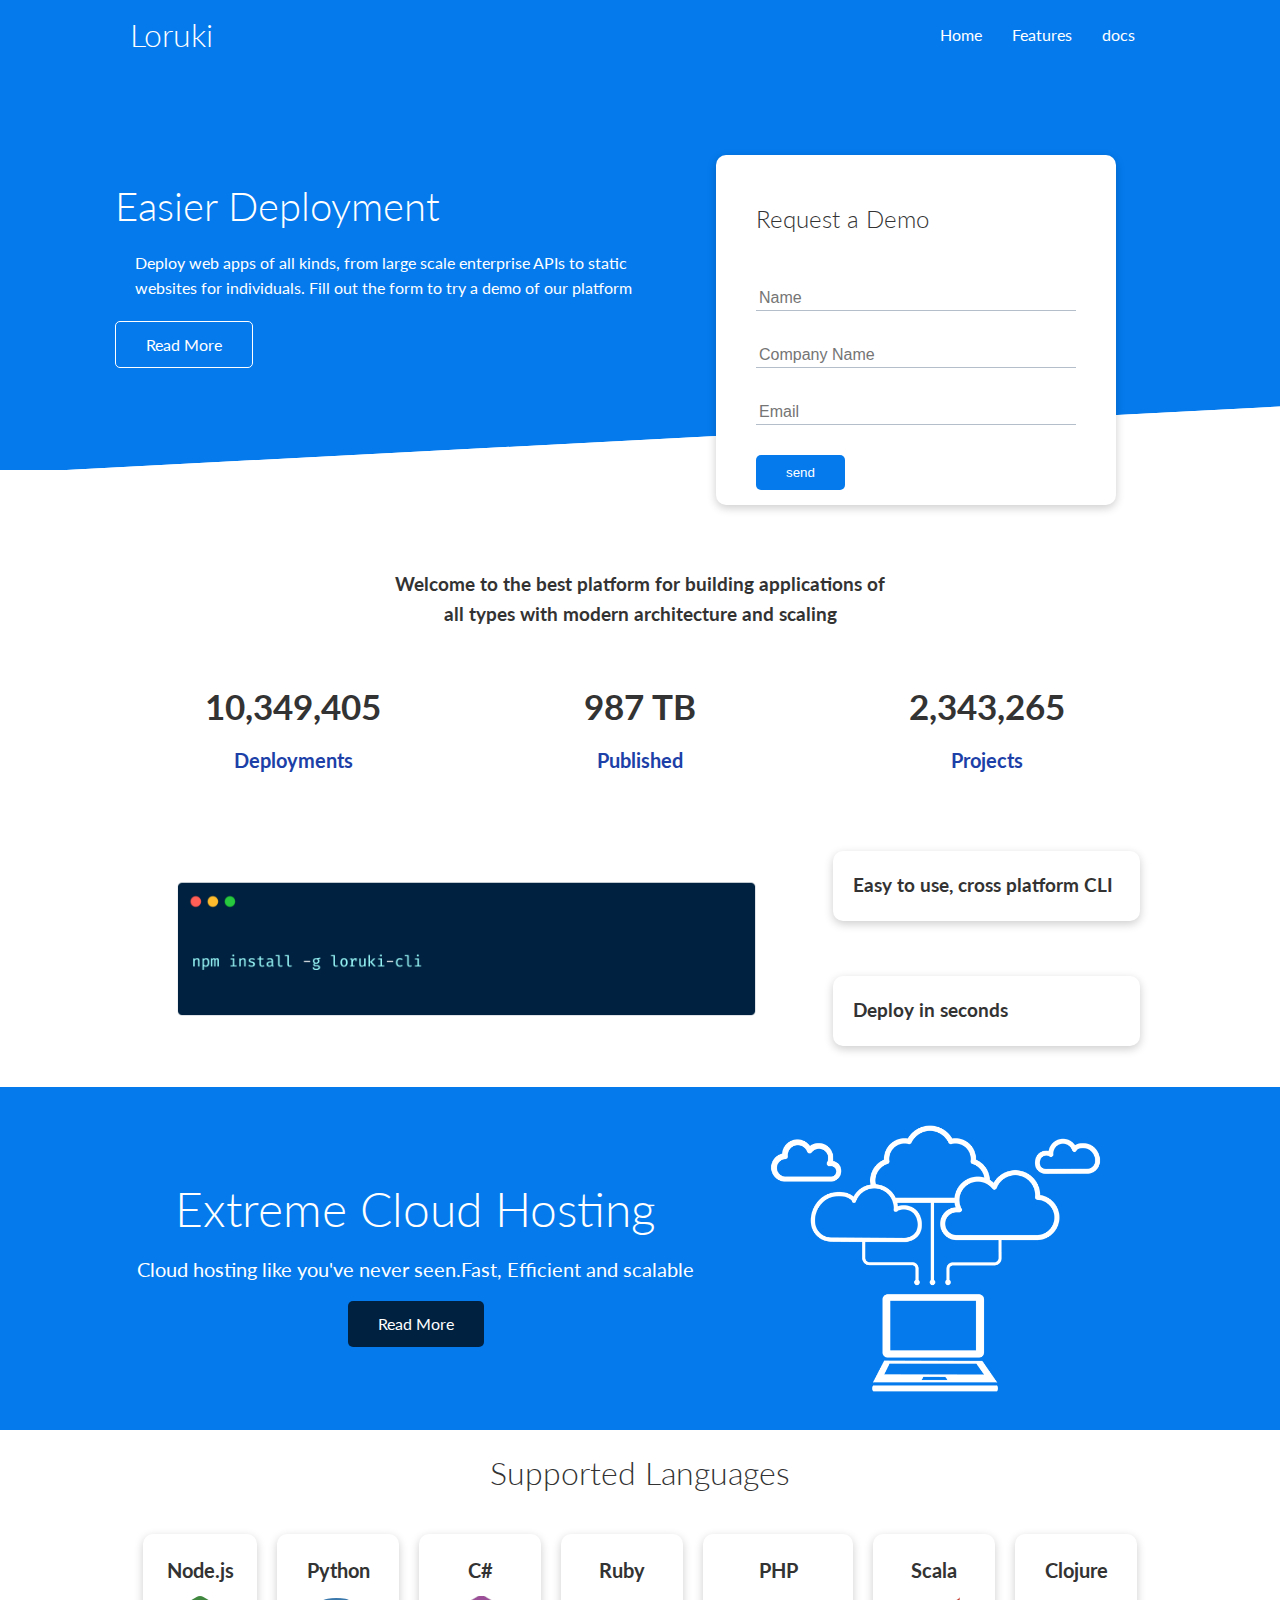
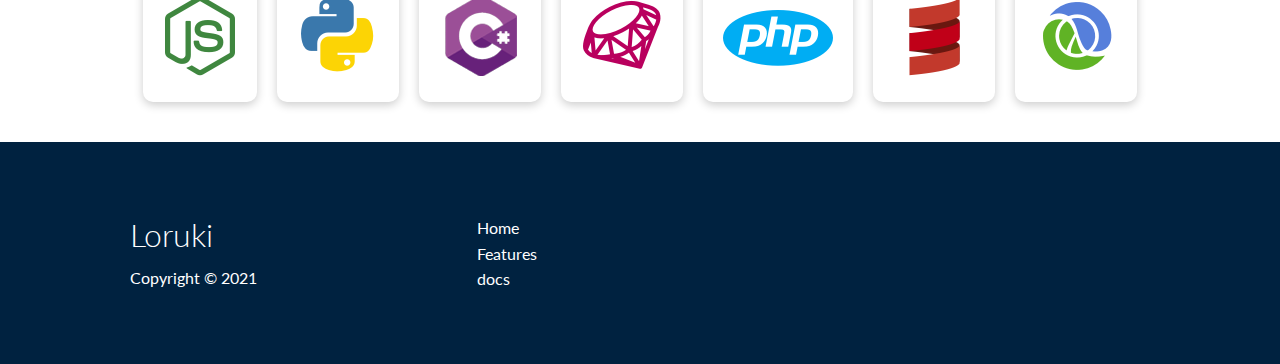
<file: index.html>
<!DOCTYPE html>
<html lang="en">
<head>
    <meta charset="UTF-8">
    <meta name="viewport" content="width=device-width, initial-scale=1.0">
    <link rel="stylesheet" href="https://cdnjs.cloudflare.com/ajax/libs/font-awesome/5.15.1/css/all.min.css" integrity="sha512-+4zCK9k+qNFUR5X+cKL9EIR+ZOhtIloNl9GIKS57V1MyNsYpYcUrUeQc9vNfzsWfV28IaLL3i96P9sdNyeRssA==" crossorigin="anonymous" />
    <link rel="stylesheet" href="css/utilities.css">
    <link rel="stylesheet" href="css/style.css">
    <title>Loruki | Cloud Hosting For Everyone</title>
</head>
<body>
<!-- navbar -->
    <div class="navbar">
        <div class="container flex">
            <h1 class="logo">Loruki</h1>
            <nav>
                <ul>
                    <li><a href="index.html">Home</a></li>
                    <li><a href="features.html">Features</a></li>
                    <li><a href="docs.html">docs</a></li>
                </ul>
            </nav>
        </div>
    </div>

    <!-- showcase -->
    <section class="showcase">
        <div class="container grid">
            <div class="showcase-text">
                <h1>Easier Deployment</h1>
                <p>Deploy web apps of all kinds, from large scale enterprise APIs to static websites for individuals. Fill out the form to try a demo of our platform</p>
                <a href="features.html" class="btn btn-outline">Read More</a>
            </div>
            <div class="showcase-form card">
                <h2>Request a Demo</h2>
                <form name="contact" method="POST" netlify-honeypot="bot-field" data-netlify="true">
                    <input type="hidden" name="form-name" value="contact">
                    <p class="hidden">
                        <label>Don’t fill this out if you’re human: <input name="bot-field" /></label>
                      </p>
                    <div class="form-control">
                        <input type="text" name="name" placeholder="Name" required>  
                    </div>
                    <div class="form-control">
                        <input type="text" name="company" placeholder="Company Name" required>  
                    </div>
                    <div class="form-control">
                        <input type="email" name="email" placeholder="Email" required>  
                    </div>
                    <input type="submit" value="send" class="btn btn-primary">
                </form>
            </div>
        </div>
    </section>

    <!-- Stats -->
    <section class="stats">
        <div class="container">
            <h3 class="stats-heading text-center my-1">
                Welcome to the best platform for building applications of all types with modern architecture and scaling
            </h3>
            <div class="grid grid-3 text-center my-4">
                <div >
                    <i class="fas fa-server fa-3x"></i>
                    <h3>10,349,405</h3>
                    <p class="text-secondary">Deployments</p>
                </div>
                <div >
                    <i class="fas fa-upload fa-3x"></i>
                    <h3>987 TB</h3>
                    <p class="text-secondary">Published</p>
                </div>
                <div >
                    <i class="fas fa-project-diagram fa-3x"></i>
                    <h3>2,343,265</h3>
                    <p class="text-secondary">Projects</p>
                </div>
            </div>   
        </div>
    </section>

    <!-- Cli -->

    <section class="cli">
        <div class="container grid">
            <img src="images/cli.png" alt="CLI image">
            <div class="card">
                <h3>Easy to use, cross platform CLI</h3>
            </div>
            <div class="card">
                <h3>Deploy in seconds</h3>
            </div>
        </div>
    </section>

    <!-- Cloud section  -->
    <section class="cloud bg-primary my-2 py-2">
        <div class="container grid">
            <div class="text-center">
                <h2 class="lg">Extreme Cloud Hosting</h2>
                <p class="lead my-1">Cloud hosting like you've never seen.Fast, Efficient and scalable</p>
                <a href="features.html" class="btn btn-dark">Read More</a>
            </div>
            <img src="images/cloud.png" alt="Cloud illustration">
        </div>
    </section>

    <!-- Languages -->
    <section class="languages">
        <h2 class="md text-center my-2">
            Supported Languages
        </h2>
        <div class="container flex">
            <div class="card">
                <h4>Node.js</h4>
                <img src="images/logos/node.png" alt="node photo">
            </div>
            <div class="card">
                <h4>Python</h4>
                <img src="images/logos/python.png" alt="node photo">
            </div>
            <div class="card">
                <h4>C#</h4>
                <img src="images/logos/csharp.png" alt="node photo">
            </div>
            <div class="card">
                <h4>Ruby</h4>
                <img src="images/logos/ruby.png" alt="node photo">
            </div>
            <div class="card">
                <h4>PHP</h4>
                <img src="images/logos/php.png" alt="node photo">
            </div>
            <div class="card">
                <h4>Scala</h4>
                <img src="images/logos/scala.png" alt="node photo">
            </div>
            <div class="card">
                <h4>Clojure</h4>
                <img src="images/logos/clojure.png" alt="node photo">
            </div>
        </div>
    </section>

    <!-- Footer -->
    <footer class="footer bg-dark py-5">
        <div class="container grid grid-3">
            <div>
                <h1>Loruki</h1>
            <p>Copyright &copy; 2021</p>
            </div>
            <nav>
                <ul>
                    <li><a href="index.html">Home</a></li>
                    <li><a href="features.html">Features</a></li>
                    <li><a href="docs.html">docs</a></li>
                </ul>
            </nav>
            <div class="social">
                <a href="#"><i class="fab fa-github fa-2x"></i></a>
                <a href="#"><i class="fab fa-facebook fa-2x"></i></a>
                <a href="#"><i class="fab fa-instagram fa-2x"></i></a>
                <a href="#"><i class="fab fa-twitter fa-2x"></i></a>
            </div>


        </div>
        

    </footer>

</body>    
</html>
</file>
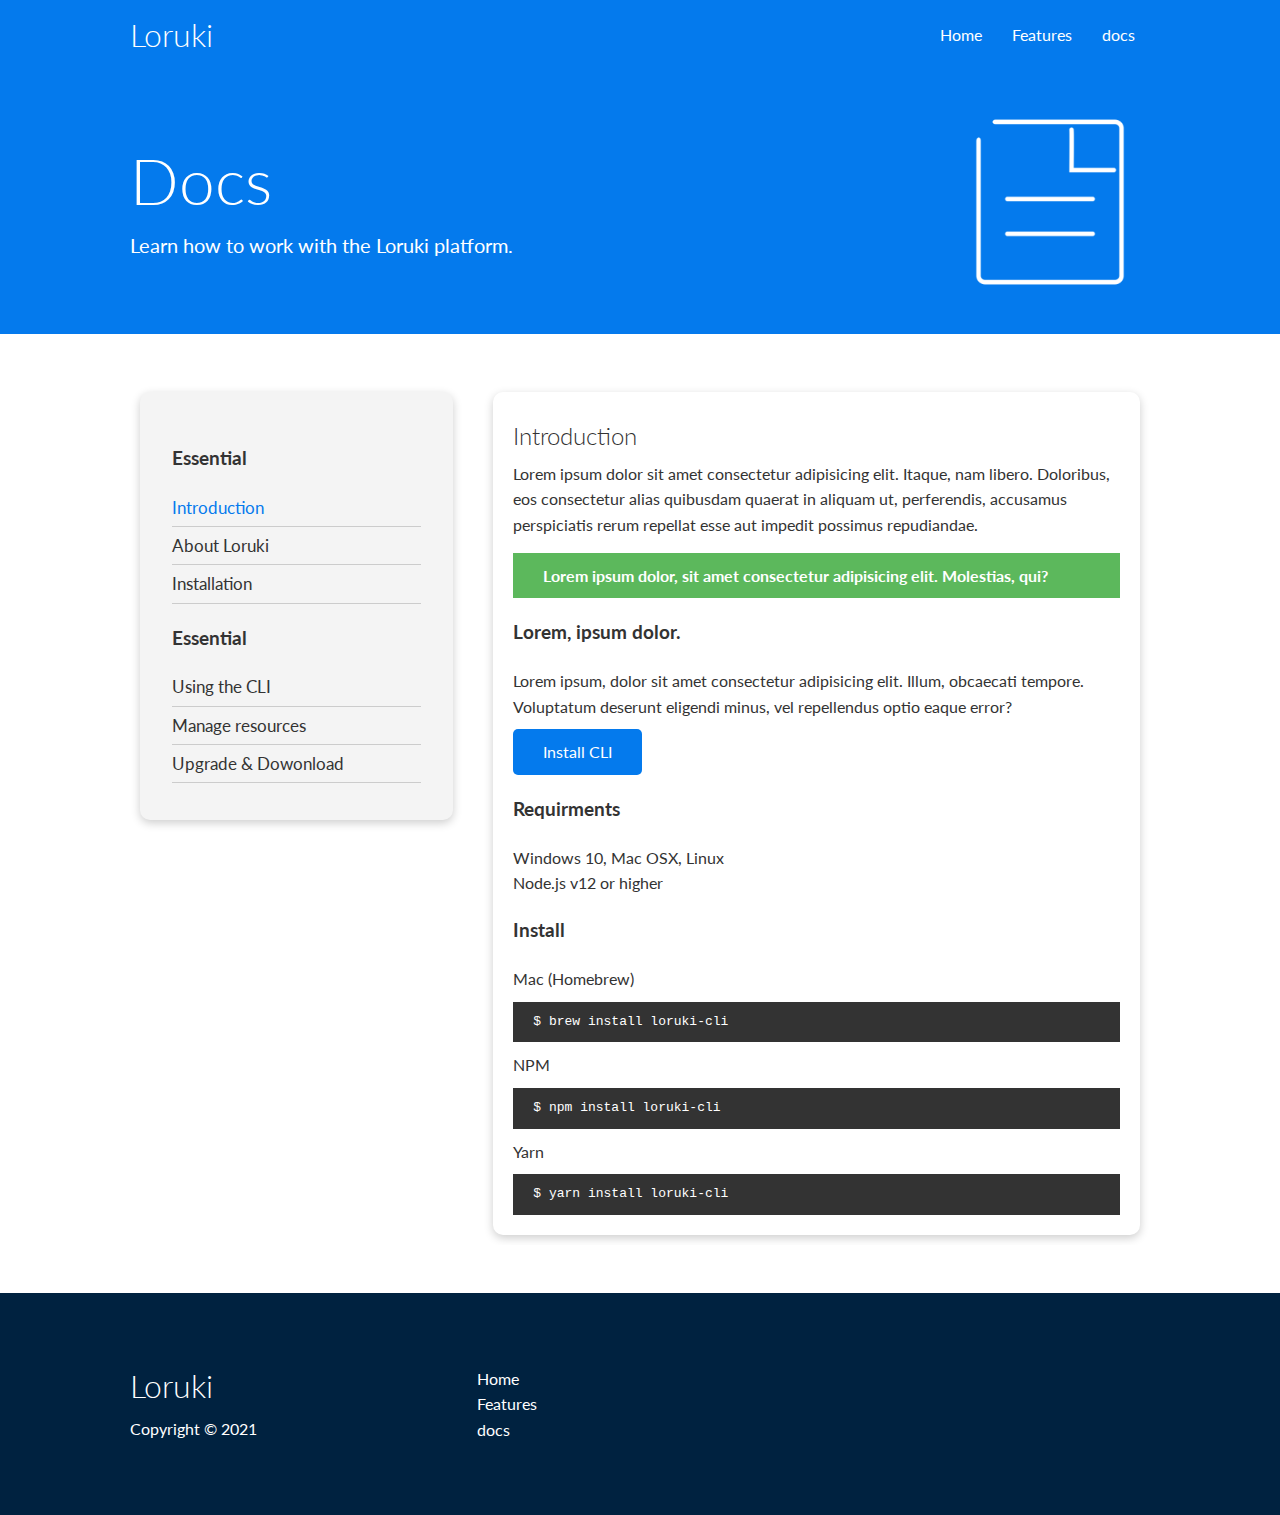
<file: docs.html>
<!DOCTYPE html>
<html lang="en">
<head>
    <meta charset="UTF-8">
    <meta name="viewport" content="width=device-width, initial-scale=1.0">
    <link rel="stylesheet" href="https://cdnjs.cloudflare.com/ajax/libs/font-awesome/5.15.1/css/all.min.css" integrity="sha512-+4zCK9k+qNFUR5X+cKL9EIR+ZOhtIloNl9GIKS57V1MyNsYpYcUrUeQc9vNfzsWfV28IaLL3i96P9sdNyeRssA==" crossorigin="anonymous" />
    <link rel="stylesheet" href="css/utilities.css">
    <link rel="stylesheet" href="css/style.css">
    <title>Loruki | Cloud Hosting For Everyone</title>
</head>
<body>
<!-- navbar -->
    <div class="navbar">
        <div class="container flex">
            <h1 class="logo">Loruki</h1>
            <nav>
                <ul>
                    <li><a href="index.html">Home</a></li>
                    <li><a href="features.html">Features</a></li>
                    <li><a href="docs.html">docs</a></li>
                </ul>
            </nav>
        </div>
    </div>
  
    <!-- Head -->
     <section class="docs-head bg-primary py-3">
        <div class="container grid">
            <div>
                <h1 class="xl">Docs</h1>
                <p class="lead">
                   Learn how to work with the Loruki platform.
                </p>
            </div>
            <img src="images/docs.png" alt="">
        </div>
     </section>

     <!-- Docs Main -->
     <section class="docs-main my-4">
         <div class="container grid">
             <div class="card bg-light py-3">
                 <h3 class="my-2">Essential</h3>
                 <nav>
                     <ul>
                        <li><a href="#" class="text-primary">Introduction</a></li>
                        <li><a href="#">About Loruki</a></li>
                        <li><a href="#">Installation</a></li>
                    </ul>
                </nav>
                 <h3 class="my-2">Essential</h3>
                 <nav>
                     <ul>
                        <li><a href="#">Using the CLI</a></li>
                        <li><a href="#">Manage resources</a></li>
                        <li><a href="#">Upgrade & Dowonload</a></li>
                    </ul>
                </nav>
             </div>
             <div class="card">
                 <h2>Introduction</h2>
                 <p>Lorem ipsum dolor sit amet consectetur adipisicing elit. Itaque, nam libero. Doloribus, eos consectetur alias quibusdam quaerat in aliquam ut, perferendis, accusamus perspiciatis rerum repellat esse aut impedit possimus repudiandae.</p>

                 <div class="alert alert-success">
                     <i class="fas fa-info"></i>Lorem ipsum dolor, sit amet consectetur adipisicing elit. Molestias, qui?
                 </div>

                 <h3>Lorem, ipsum dolor.</h3>
                 <p>Lorem ipsum, dolor sit amet consectetur adipisicing elit. Illum, obcaecati tempore. Voluptatum deserunt eligendi minus, vel repellendus optio eaque error?</p>
                 <a href="#" class="btn btn-primary">Install CLI</a>

                 <h3>Requirments</h3>
                 <ul>
                     <li>Windows 10, Mac OSX, Linux</li>
                     <li>Node.js v12 or higher</li>
                 </ul>

                 <h3>Install</h3>
                 <p>Mac (Homebrew)</p>
                 <pre><code>$ brew install loruki-cli</code></pre>
                 <p>NPM</p>
                 <pre><code>$ npm install loruki-cli</code></pre>
                 <p>Yarn</p>
                 <pre><code>$ yarn install loruki-cli</code></pre>
             </div>
         </div>
     </section>
    <!-- Footer -->
    <footer class="footer bg-dark py-5">
        <div class="container grid grid-3">
            <div>
                <h1>Loruki</h1>
            <p>Copyright &copy; 2021</p>
            </div>
            <nav>
                <ul>
                    <li><a href="index.html">Home</a></li>
                    <li><a href="features.html">Features</a></li>
                    <li><a href="docs.html">docs</a></li>
                </ul>
            </nav>
            <div class="social">
                <a href="#"><i class="fab fa-github fa-2x"></i></a>
                <a href="#"><i class="fab fa-facebook fa-2x"></i></a>
                <a href="#"><i class="fab fa-instagram fa-2x"></i></a>
                <a href="#"><i class="fab fa-twitter fa-2x"></i></a>
            </div>


        </div>
        

    </footer>

</body>    
</html>
</file>
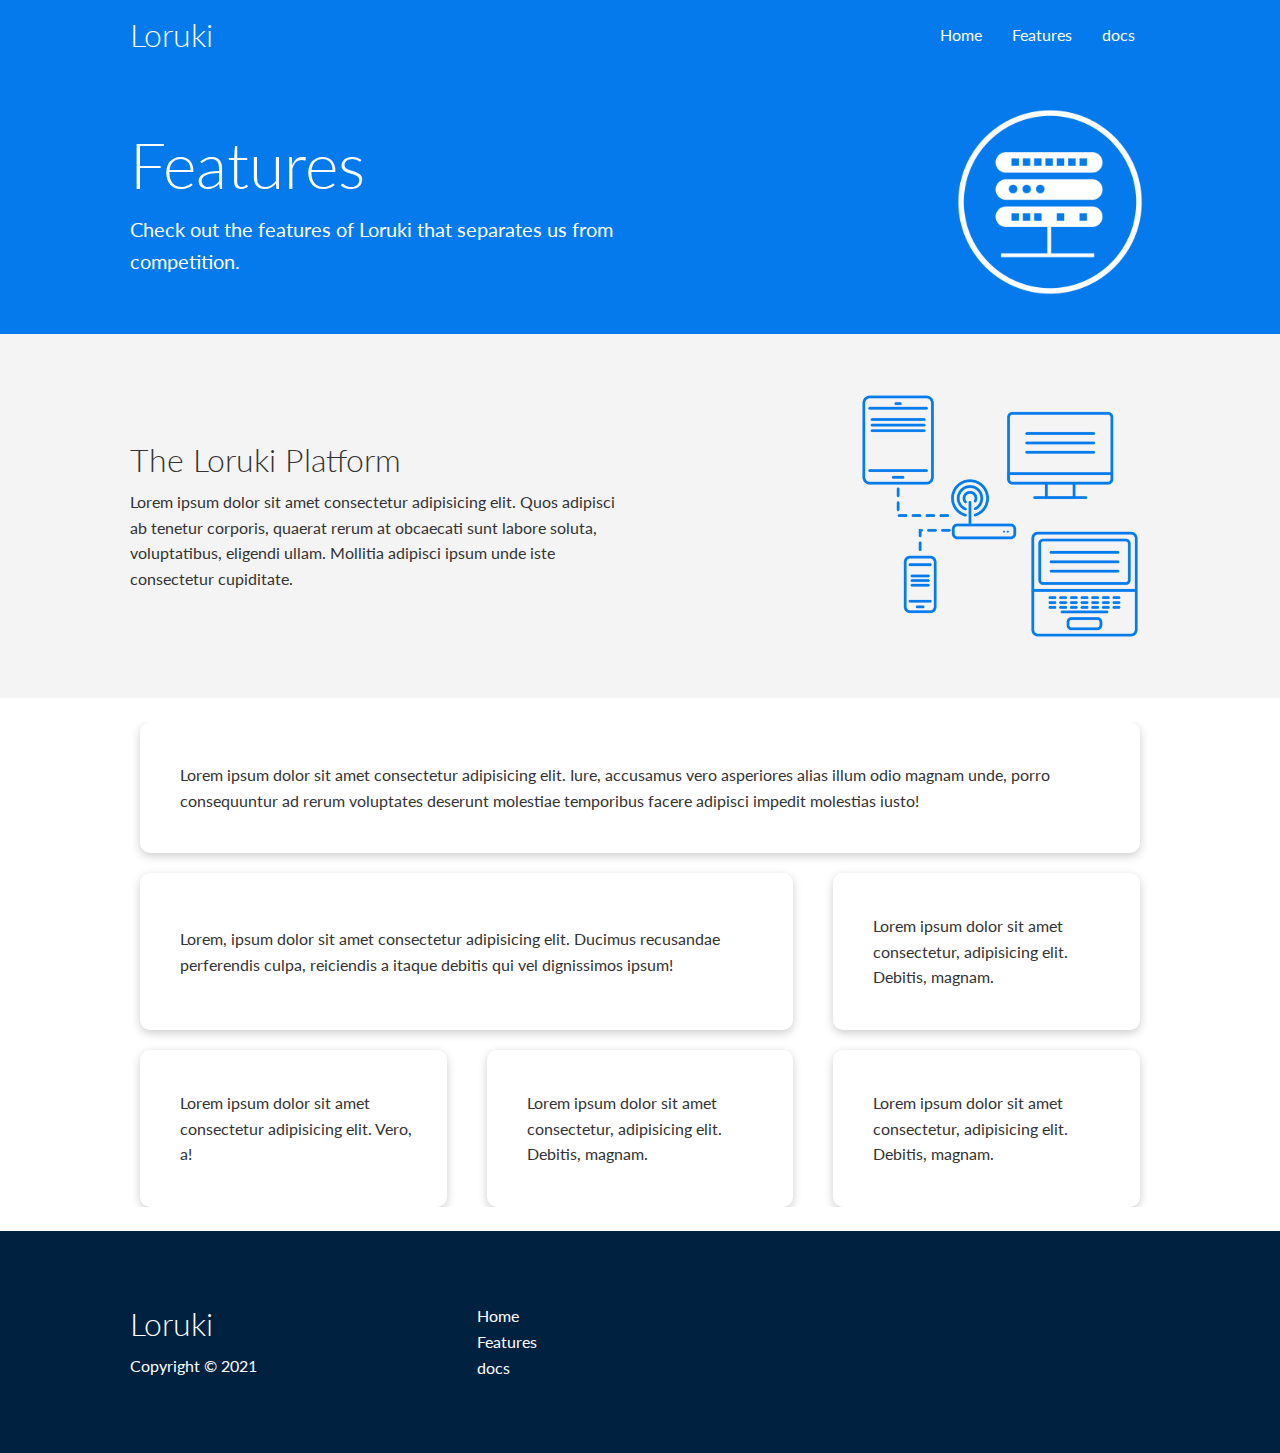
<file: features.html>
<!DOCTYPE html>
<html lang="en">
<head>
    <meta charset="UTF-8">
    <meta name="viewport" content="width=device-width, initial-scale=1.0">
    <link rel="stylesheet" href="https://cdnjs.cloudflare.com/ajax/libs/font-awesome/5.15.1/css/all.min.css" integrity="sha512-+4zCK9k+qNFUR5X+cKL9EIR+ZOhtIloNl9GIKS57V1MyNsYpYcUrUeQc9vNfzsWfV28IaLL3i96P9sdNyeRssA==" crossorigin="anonymous" />
    <link rel="stylesheet" href="css/utilities.css">
    <link rel="stylesheet" href="css/style.css">
    <title>Loruki | Cloud Hosting For Everyone</title>
</head>
<body>
<!-- navbar -->
    <div class="navbar">
        <div class="container flex">
            <h1 class="logo">Loruki</h1>
            <nav>
                <ul>
                    <li><a href="index.html">Home</a></li>
                    <li><a href="features.html">Features</a></li>
                    <li><a href="docs.html">docs</a></li>
                </ul>
            </nav>
        </div>
    </div>

    <!-- Head -->
     <section class="features-head bg-primary py-3">
        <div class="container grid">
            <div>
                <h1 class="xl">Features</h1>
                <p class="lead">
                    Check out the features of Loruki that separates us from competition.
                </p>
            </div>
            <img src="images/server.png" alt="">
        </div>
     </section>

     <!-- Sub head -->
     <section class="features-sub-head bg-light py-3">
        <div class="container grid">
            <div>
                <h1 class="md">The Loruki Platform</h1>
                <p>
                   Lorem ipsum dolor sit amet consectetur adipisicing elit. Quos adipisci ab tenetur corporis, quaerat rerum at obcaecati sunt labore soluta, voluptatibus, eligendi ullam. Mollitia adipisci ipsum unde iste consectetur cupiditate.
                </p>
            </div>
            <img src="images/server2.png" alt="">
        </div>
     </section>

      <!-- Features main -->
      <section class="features-main my-2">
          <div class="container grid grid-3">
              <div class="card flex">
                  <i class="fas fa-server fa-3x"></i>
                  <p>Lorem ipsum dolor sit amet consectetur adipisicing elit. Iure, accusamus vero asperiores alias illum odio magnam unde, porro consequuntur ad rerum voluptates deserunt molestiae temporibus facere adipisci impedit molestias iusto!</p>
              </div>
              <div class="card flex">
                <i class="fas fa-network-wired fa-3x"></i>
                <p>
                    Lorem, ipsum dolor sit amet consectetur adipisicing elit. Ducimus
                    recusandae perferendis culpa, reiciendis a itaque debitis qui vel
                    dignissimos ipsum!
                </p>
            </div>
            <div class="card flex">
                <i class="fas fa-laptop-code fa-3x"></i>
                <p>
                    Lorem ipsum dolor sit amet consectetur, adipisicing elit. Debitis,
                    magnam.
                </p>
            </div>
            <div class="card flex">
                <i class="fas fa-database fa-3x"></i>
                <p>
                    Lorem ipsum dolor sit amet consectetur adipisicing elit. Vero, a!
                </p>
            </div>
            <div class="card flex">
                <i class="fas fa-power-off fa-3x"></i>
                <p>
                    Lorem ipsum dolor sit amet consectetur, adipisicing elit. Debitis,
                    magnam.
                </p>
            </div>
            <div class="card flex">
                <i class="fas fa-upload fa-3x"></i>
                <p>
                    Lorem ipsum dolor sit amet consectetur, adipisicing elit. Debitis,
                    magnam.
                </p>
            </div>
          </div>
      </section>
  

    <!-- Footer -->
    <footer class="footer bg-dark py-5">
        <div class="container grid grid-3">
            <div>
                <h1>Loruki</h1>
            <p>Copyright &copy; 2021</p>
            </div>
            <nav>
                <ul>
                    <li><a href="index.html">Home</a></li>
                    <li><a href="features.html">Features</a></li>
                    <li><a href="docs.html">docs</a></li>
                </ul>
            </nav>
            <div class="social">
                <a href="#"><i class="fab fa-github fa-2x"></i></a>
                <a href="#"><i class="fab fa-facebook fa-2x"></i></a>
                <a href="#"><i class="fab fa-instagram fa-2x"></i></a>
                <a href="#"><i class="fab fa-twitter fa-2x"></i></a>
            </div>


        </div>
        

    </footer>

</body>    
</html>
</file>
<file: css/utilities.css>
/* utilities */

    .container{
        max-width: 1100px;
        margin: 0 auto;
        overflow: auto;
        padding: 0 40px;
    }
    
    .card{
        background-color: #fff;
        color: #333;
        border-radius: 10px;
        box-shadow: 0 3px 10px rgba(0, 0, 0, 0.2);
        padding: 20px;
        margin: 10px;
    }
    
    .btn{
        display: inline-block;
        padding: 10px 30px;
        cursor: pointer;
        background-color: var(--primary-color);
        color: #fff;
        border: none;
        border-radius: 5px;
    }
    
    .btn-outline{
        background-color: transparent;
        border: 1px solid #fff;
    }
    
    .btn:hover{
        transform: scale(0.98);
    }
    
    /* Backgrounds & colored buttons*/
    .bg-primary,.btn-primary{
        background-color: var(--primary-color);
        color: #fff;
    }
    .bg-secondary,.btn-secondary{
        background-color: var(--secondary-color);
        color: #fff;
    }
    .bg-dark,.btn-dark{
        background-color: var(--dark-color);
        color: #fff;
    }
    .bg-light,.btn-light{
        background-color: var(--light-color);
        color: #333;
    }

    .bg-primary a,
    .btn-primary a,
    .bg-secondary a,
    .btn-secondary a,
    .bg-dark a,
    .btn-dark a
    {
        color:#fff;
    }

    /* Text sizes */
    .text-primary{
        color: var(--primary-color);
        
    }
    .text-secondary{
        color: var(--secondary-color);
        
    }
    .text-dark{
        color: var(--dark-color);
       
    }
    .text-light{
      color: var(--light-color);
        
    }

    /* text sizes */

    .lead{
        font-size: 20px;
    }

    .sm{
        font-size: 1rem;
    }
    .md{
        font-size: 2rem;
    }
    .lg{
        font-size: 3rem;
    }
    .xl{
        font-size: 4rem;
    }

    .text-center{
        text-align: center;
    }

    /* Alerts */

    .alert{
        background-color: var(--light-color);
        padding: 10px 20px;
        font-weight: bold;
        margin: 15px 0;
    }

    .alert i{
        margin-right: 10px;
    }

    .alert-success{
        background-color: var(--success-color);
        color: #fff;
    }
    .alert-error{
        background-color: var(--error-color);
        color: #fff;
    }

    .flex{
        display: flex;
        justify-content: center;
        align-items: center;
        height: 100%;
    }
    
    .grid{
        display: grid;
        grid-template-columns: repeat(2, 1fr) ;
        gap: 20px;
        justify-content: center;
        align-items: center;
        height: 100%;
    }
    
    .grid-3{
        grid-template-columns: repeat(3,1fr);
    }
    
    /* Margin */

    .my-1{
        margin: 1rem 0;
    }
    
    .my-2{
        margin: 1.5rem 0;
    }

    .my-3{
        margin: 2rem 0;
    }

    .my-4{
        margin: 3rem 0;
    }

    .my-5{
        margin: 4rem 0;
    }

    .m-1{
        margin: 1rem ;
    }
    
    .m-2{
        margin: 1.5rem ;
    }

    .m-3{
        margin: 2rem ;
    }

    .m-4{
        margin: 3rem ;
    }

    .m-5{
        margin: 4rem ;
    }
     
    /* Padding */

    
    .p-1{
        padding: 1rem 0;
    }
    
    .p-2{
        padding: 1.5rem 0;
    }

    .p-3{
        padding: 2rem 0;
    }

    .p-4{
        padding: 3rem 0;
    }

    .p-5{
        padding: 4rem 0;
    }

    .py-1{
        padding: 1rem ;
    }
    
    .py-2{
        padding: 1.5rem ;
    }

    .py-3{
        padding: 2rem ;
    }

    .py-4{
        padding: 3rem ;
    }

    .py-5{
        padding: 4rem ;
    }
</file>
<file: css/style.css>
@import url('https://fonts.googleapis.com/css2?family=Lato:wght@300&display=swap');

:root{
    --primary-color: #047aed;
    --secondary-color: #1c3fa8;
    --dark-color: #002240;
    --light-color: #f4f4f4;
    --success-color: #5cb85c;
    --error-color: #d9534f;
}

*{
    box-sizing: border-box;
    padding: 0;
    margin: 0;
}

body{
    font-family: 'lato',sans-serif;
    line-height: 1.6;
    color:#333;
}

ul{
    list-style-type: none;
}

a{
    text-decoration: none;
    color:#333;
}

h1,
h2{
    font-weight: 300;
    margin: 10px 0;
    line-height: 1.2;
}

p{
    margin: 10px 0;
}

img{
    width: 100%;
}

code,pre{
    background: #333;
    color: #fff;
    padding: 10px;
}

.hidden{
    visibility: hidden;
    height: 0;
}

/* nav area starts */
.navbar{
    color:#fff;
    background-color: var(--primary-color);
    height: 70px;
}

.navbar ul{
    display: flex;
}

.navbar a{
    color: #fff;
    padding: 10px;
    margin: 0 5px;
}

.navbar a:hover{
    border-bottom: 2px #fff solid;
}

.navbar .flex{
    justify-content: space-between;
}
 /*  nav area ends */


/* showcase area starts */

.showcase{
    height: 400px;
    background-color: var(--primary-color);
    color:#fff;
    position: relative;
}

.showcase h1{
    font-size: 40px;
}

.showcase p{
    margin: 20px;
}

.showcase .grid{
    grid-template-columns: 55% 45%;
    gap: 30px;
    overflow: visible;
}


.showcase-text{
    animation: slideInFromLeft 1s ease-in;
}

.showcase-form{
    position: relative;
    top: 60px;
    height: 350px;
    width: 400px;
    padding: 40px;
    z-index: 100;
    animation: slideInFromRight 1s ease-in;

}

.showcase-form .form-control{
    margin: 30px 0;
}

.showcase-form input[type='text'],
.showcase-form input[type='email']{
    border:0;
    border-bottom:1px solid #b4becb;
    width: 100%;
    padding: 3px;
    font-size: 16px;
}

.showcase-form input{
    outline: none;
}

.showcase::before,
.showcase::after{
    content: 'aaaaaaaa';
    position: absolute;
    height: 100px;
    bottom: -70px;
    right: 0;
    left: 0;
    background: #fff;
    transform: skewY(-3deg);
    -webkit-transform: skewY(-3deg);
    -moz-transform: skewY(-3deg);
    -ms-transform: skewY(-3deg);
}


/* showcase area ends */

/* Stats starts*/

.stats{
    padding-top:100px ;
    animation: slideInFromBottom 1s ease-in;

}

.stats-heading{
    max-width: 500px;
    margin:auto;
}

.stats .grid h3{
    font-size: 35px;
}

.stats .grid p{
    font-size: 20px;
    font-weight: bold;
}

/* Stats ends */

/* CLI starts */

.cli .grid{
    grid-template-columns: repeat(3,1fr);
    grid-template-rows: repeat(2,1fr);
}

.cli .grid > *:first-child{
    grid-column: 1 / span 2;
    grid-row: 1 / span 2;
}

/* CLI ends */

/* Cloud  starts*/

.cloud .grid{
    grid-template-columns: 4fr 3fr; 
} 

/* Cloud  ends */

/* Languages starts */

.languages .flex{
    flex-wrap: wrap;
}

.languages .card{
    text-align: center;
    margin:18px 10px 40px;
    transition: transform 0.2s ease-in;
}

.languages .card h4{
    font-size: 20px;
    margin-bottom: 10px;
}
.languages .card:hover{
    transform: translateY(-15px);
}
/* Languages ends */

/* Features */
.features-head img, .docs-head img{ 
    width: 200px;
    justify-self: flex-end;
}

.features-sub-head img{
    width: 300px;
    justify-self: flex-end;
}

.features-main .card > i {
    margin-right: 20px;
}

.features-main .grid > *:first-child{
    grid-column: 1 / span 3;
}
.features-main .grid > *:nth-child(2){
    grid-column: 1 / span 2;
}

/* Docs */
.docs-main h3{
    margin: 20px 0;
}

.docs-main .grid{
    grid-template-columns: 1fr 2fr;
    align-items: flex-start;
}

.docs-main nav li{
    font-size: 17px;
    padding-bottom: 5px;
    margin-bottom: 5px;
    border-bottom: 1px solid #ccc;
}

.docs-main a:hover{
    font-weight: bold;
}






/* footer */

.footer .social a{
    margin: 0 10px;
}

/* footer ends */

/* Animations */

@keyframes slideInFromLeft {
    0%{
        transform: translateX(-100%);
    }
    100%{
        transform: translateX(0);
    }
}

@keyframes slideInFromRight {
    0%{
        transform: translateX(100%);
    }
    100%{
        transform: translateX(0);
    }
}

@keyframes slideInFromTop {
    0%{
        transform: translateY(-100%);
    }
    100%{
        transform: translateX(0);
    }
}

@keyframes slideInFromBottom {
    0%{
        transform: translateY(100%);
    }
    100%{
        transform: translateX(0);
    }
}

/* Media queries */

/* Tablets and under */
@media(max-width:768px){
    .grid,
    .showcase .grid,
    .stats .grid,
    .cli .grid,
    .cloud .grid,
    .features-main .grid,
    .docs-main .grid{
        grid-template-columns: 1fr;
        grid-template-rows:1fr ;
    }

    .showcase{
        height: auto;
    }

    .showcase-text{
        text-align: center;
        margin-top: 40px;
    animation: slideInFromTop 1s ease-in;
    }

    .showcase-form{
        justify-self: center;
        margin: auto;
    animation: slideInFromBottom 1s ease-in;
    }

    .cli .grid > *:first-child{
        grid-column: 1 ;
        grid-row: 1 ;
    }

    .features-head,
    .features-sub-head,
    .docs-head{
        text-align: center;
    }
    .features-head img,
    .features-sub-head img,
    .docs-head img{ 
        justify-self: center;
    }

    .features-main .grid > *:first-child,
    .features-main .grid > *:nth-child(2){
        grid-column: 1;
    }
}

/* Mobiles */

@media(max-width:500px){
    .navbar{
        height: 110px;
    }

    .navbar .flex{
        flex-direction: column;
    }

    .navbar ul{
        padding:10px;
        background-color: rgba(0,0,0,0.1);
    }
}
</file>
